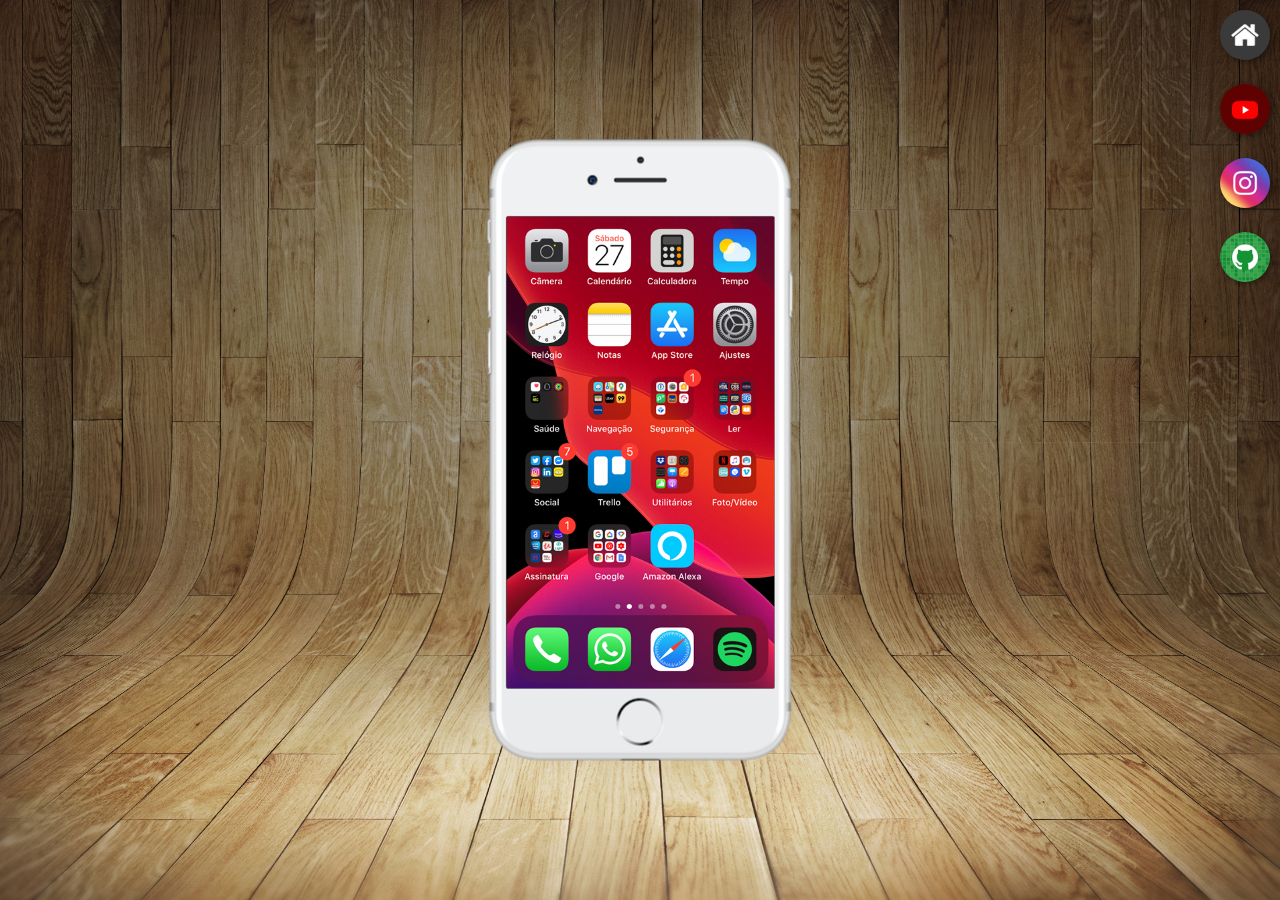
<file: index.html>
<!DOCTYPE html>
<html lang="pt-br">
<head>
    <meta charset="UTF-8">
    <meta http-equiv="X-UA-Compatible" content="IE=edge">
    <meta name="viewport" content="width=device-width, initial-scale=1.0">
    <title>Projeto Redes sociais</title>
    <link rel="shortcut icon" href="Imagens/pacote-d013/favicon.ico" type="image/x-icon">
    <link rel="stylesheet" href="./estilos/style.css">
</head>
<body>
    <main>
        <section id="telefone">
            <iframe id="tela" name="tela" src="./home.html" frameborder="0">
                <p>Infelizmente seu navegador não é compatível</p>
            </iframe>
        </section>
        <section id="redes-sociais">
            <a href="./home.html" target="tela">
                <img src="Imagens/pacote-d013/imagens/logo-home.jpg" alt="">
            </a> <br>
            <a href="./youtube.html" target="tela">
                <img src="Imagens/pacote-d013/imagens/logo-youtube.jpg" alt="">
            </a> <br>
            <a href="./instagram.html" target="tela">
                <img src="Imagens/pacote-d013/imagens/logo-instagram.jpg" alt="">
            </a> <br>
            <a href="./github.html" target="tela">
                <img src="Imagens/pacote-d013/imagens/logo-github.jpg" alt="">
            </a> <br>
        </section>
    </main>
</body>
</html>
</file>
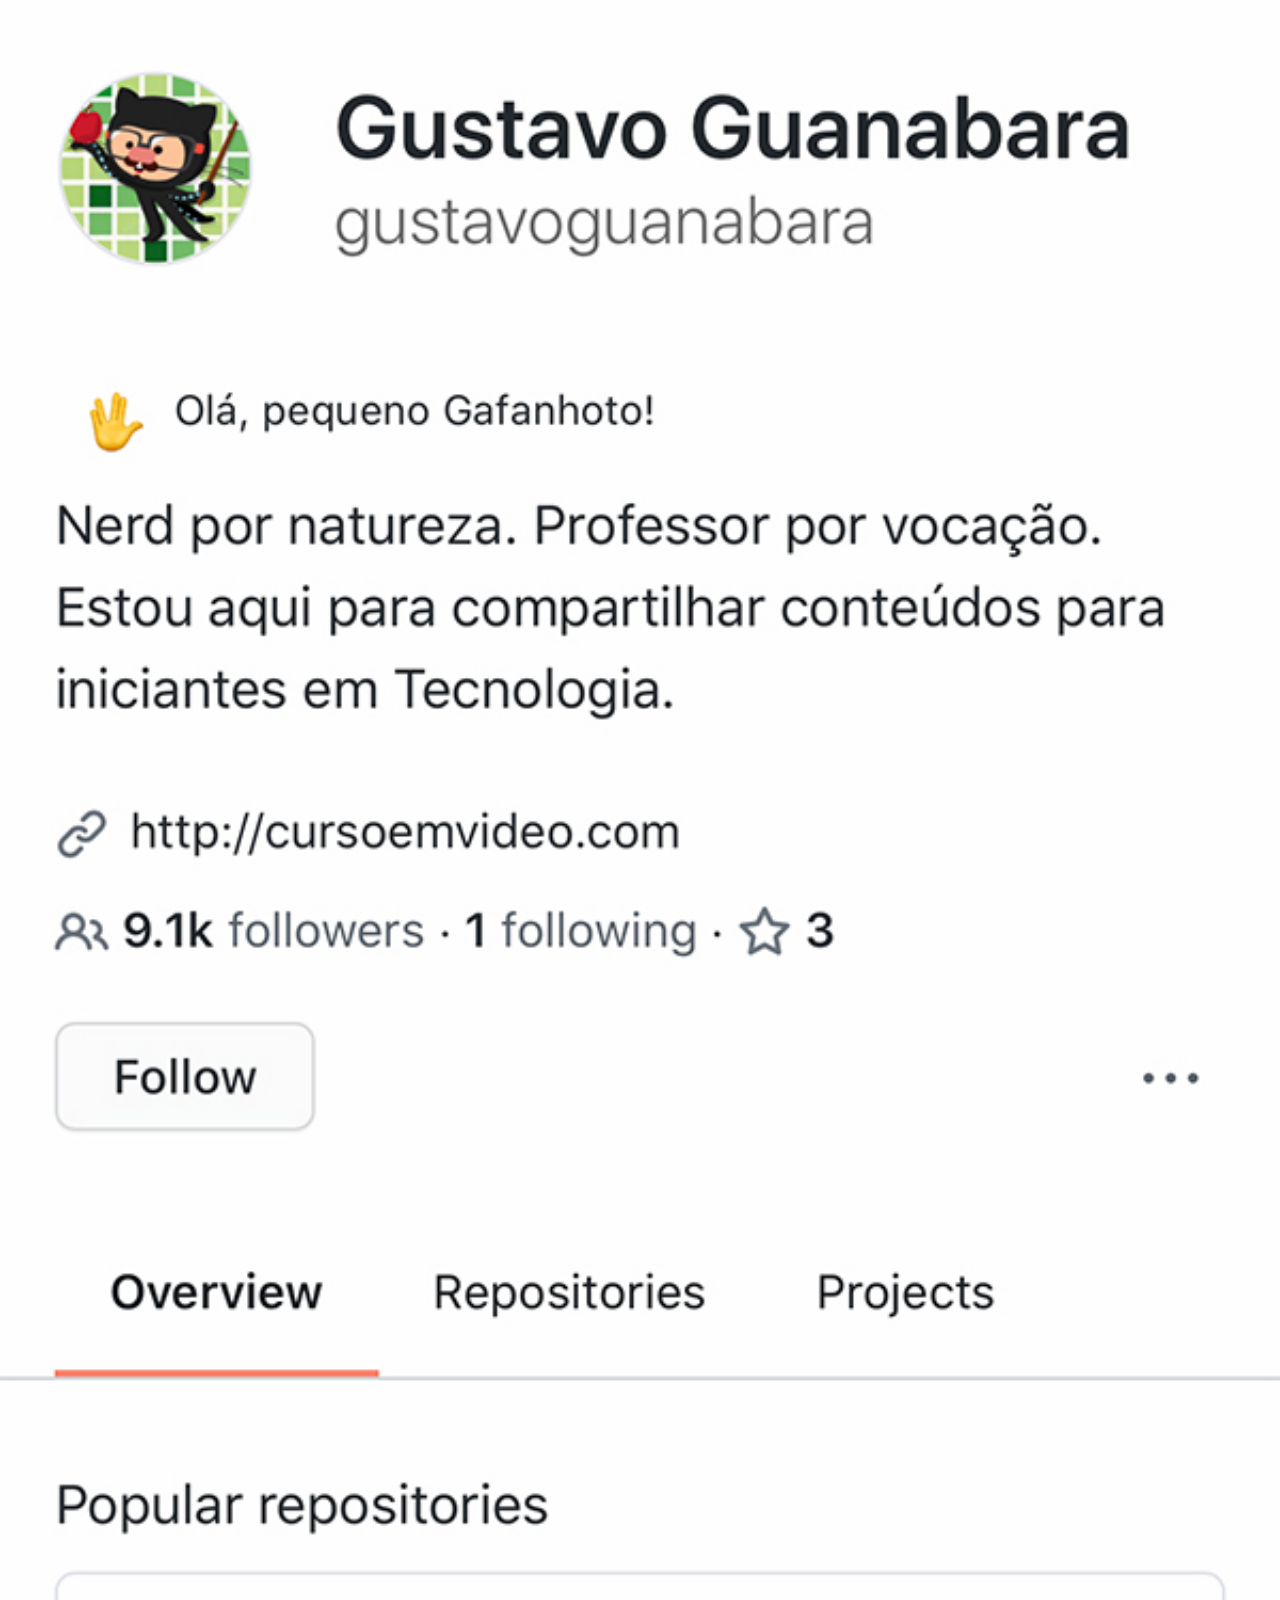
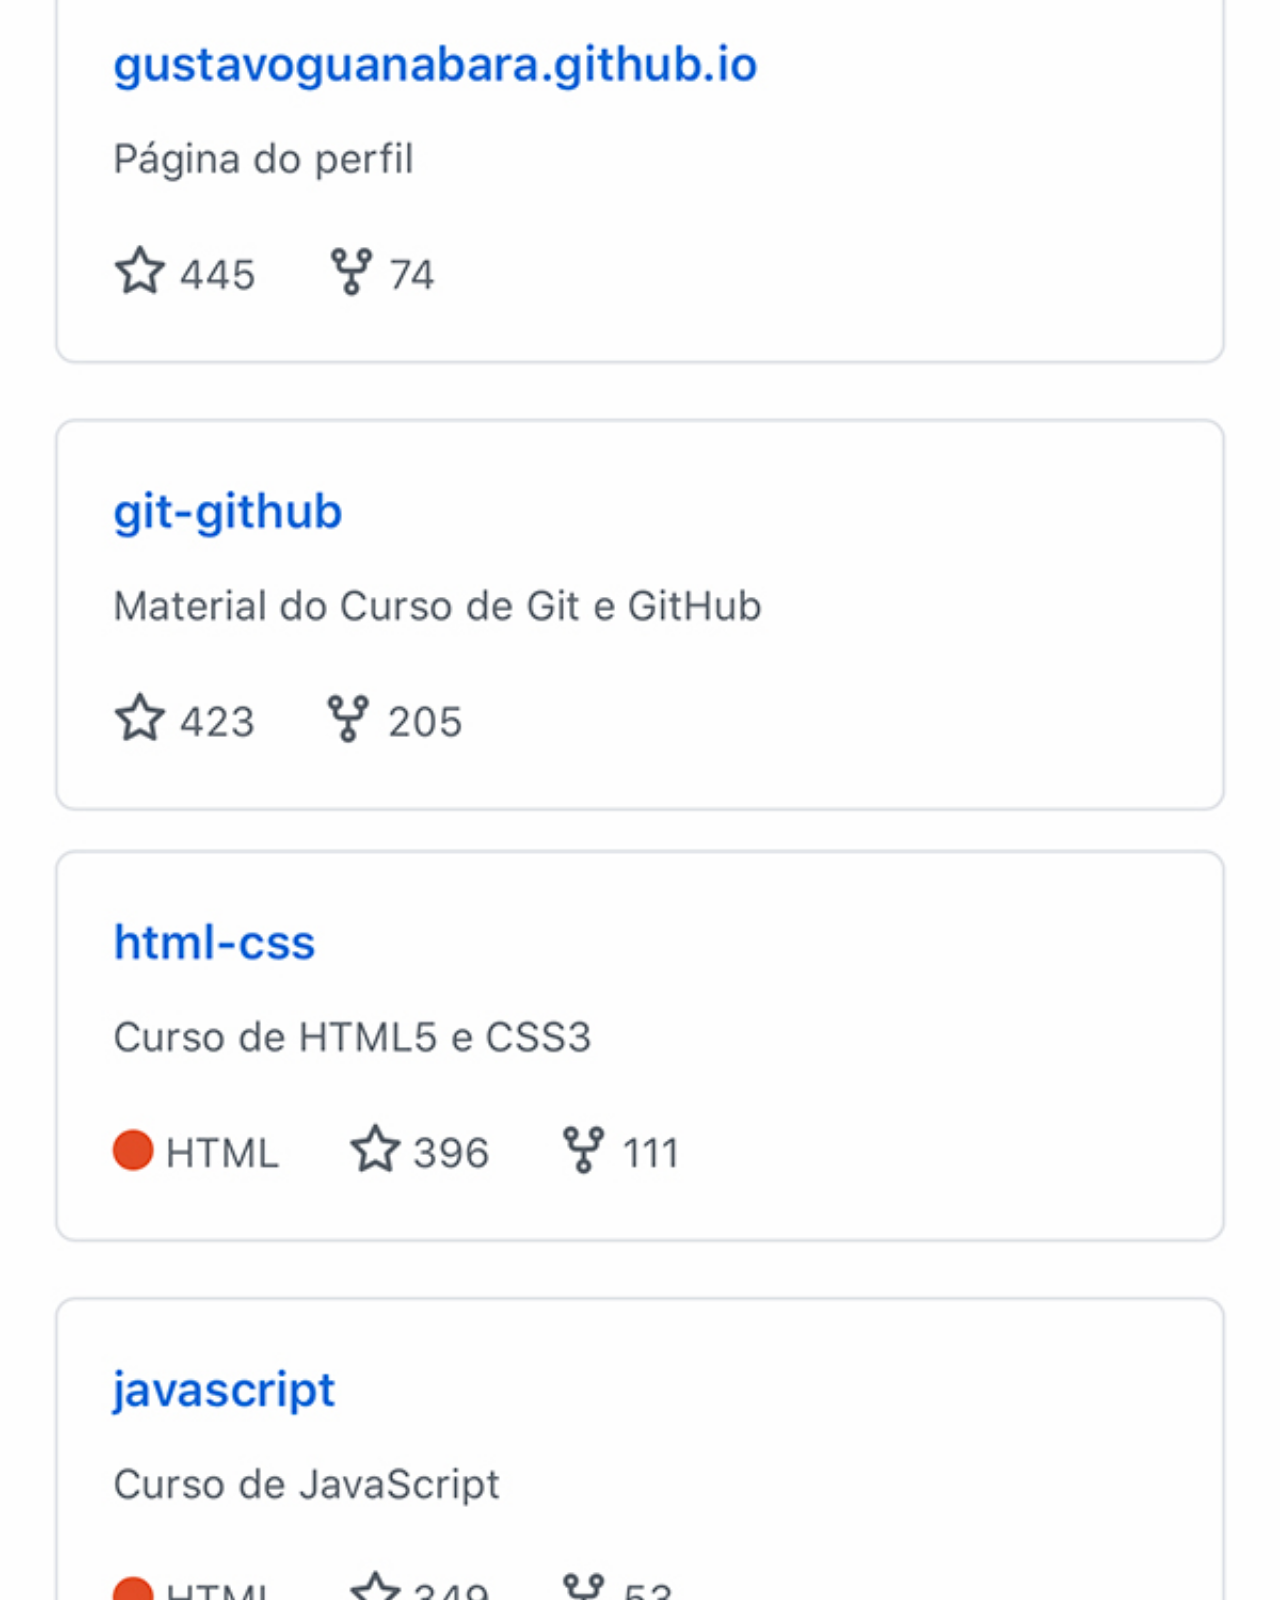
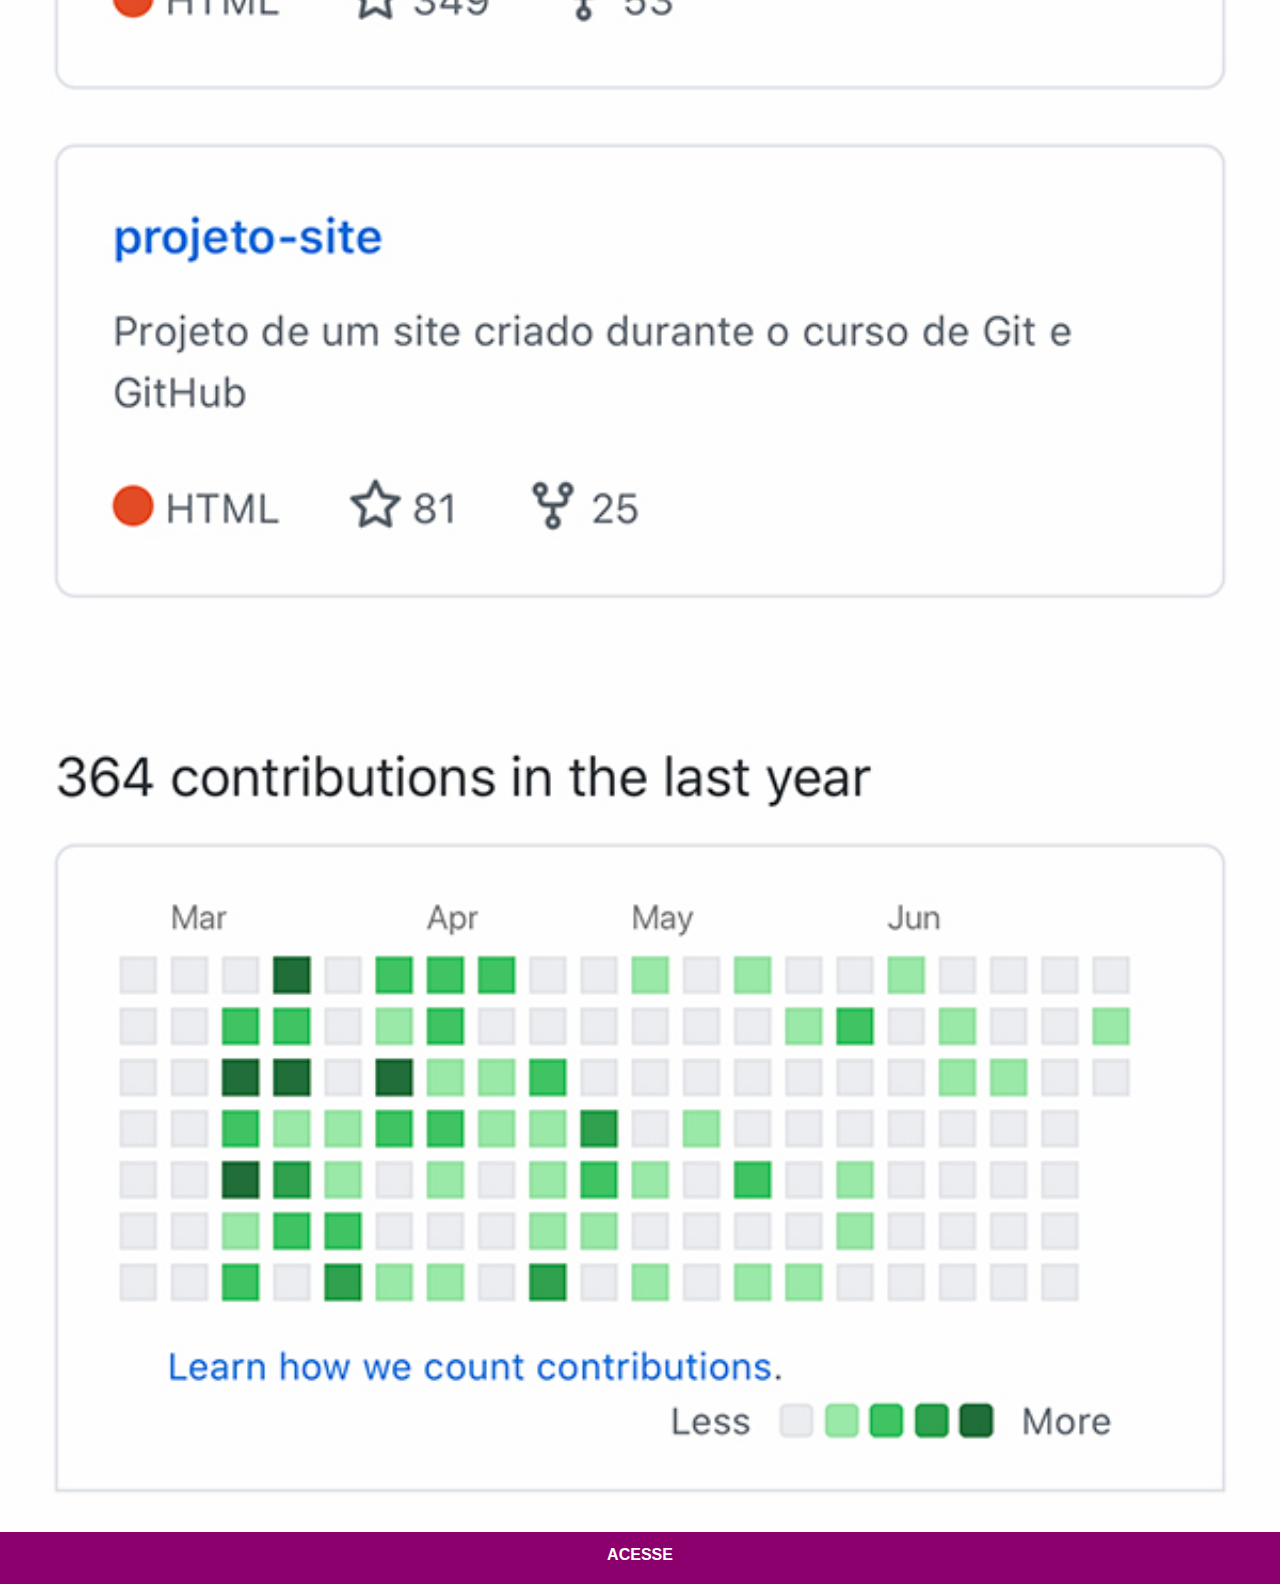
<file: github.html>
<!DOCTYPE html>
<html lang="pt-br">
<head>
    <meta charset="UTF-8">
    <meta http-equiv="X-UA-Compatible" content="IE=edge">
    <meta name="viewport" content="width=device-width, initial-scale=1.0">
    <title>Home</title>
    <link rel="stylesheet" href="./estilos/redes-sociais-style.css">
</head>
<body>
    <img src="./Imagens/pacote-d013/imagens/tela-github.jpg" alt="">
    <a href="https://gustavoguanabara.github.io" target="_blank">ACESSE</a>
</body>
</html>
</file>
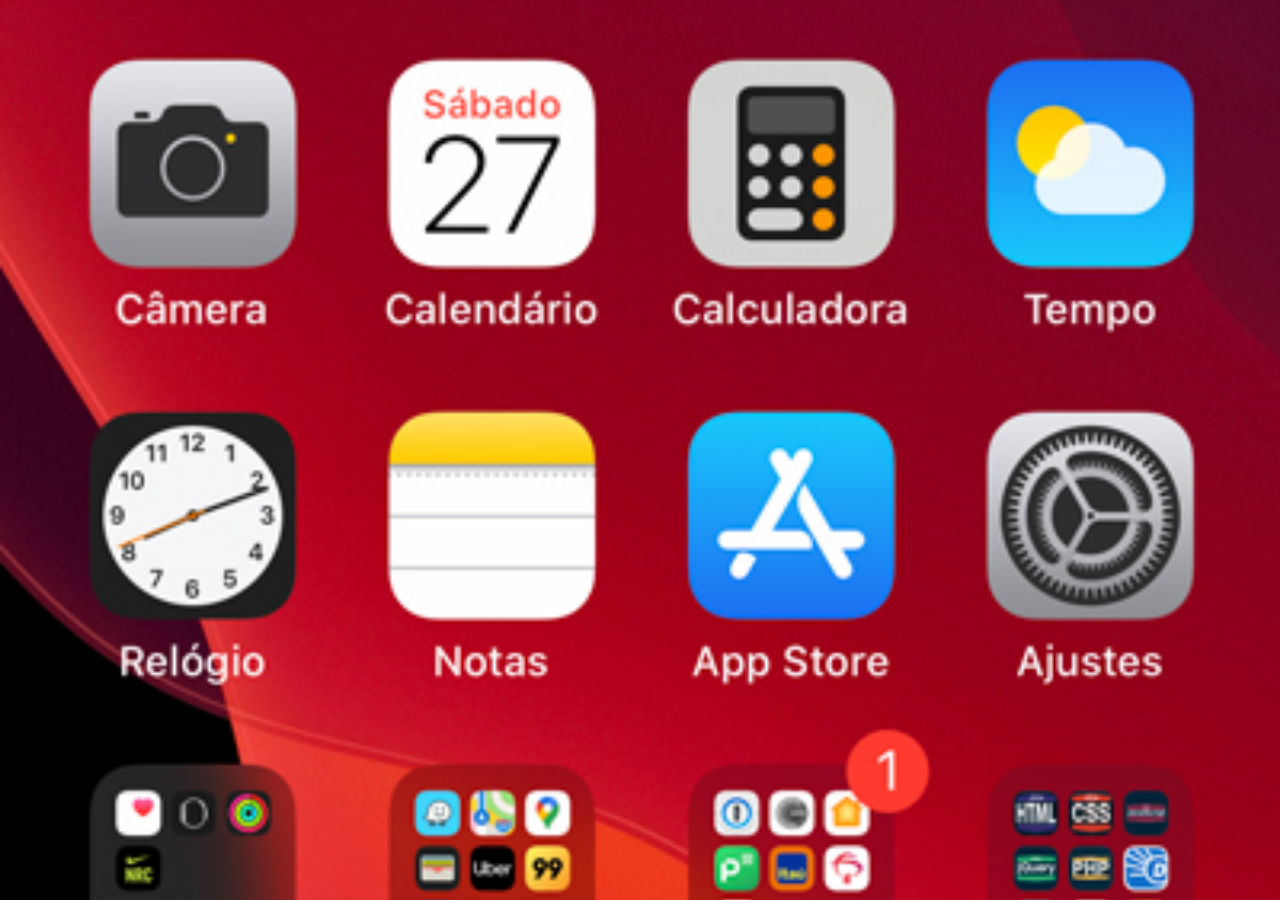
<file: home.html>
<!DOCTYPE html>
<html lang="pt-br">
<head>
    <meta charset="UTF-8">
    <meta http-equiv="X-UA-Compatible" content="IE=edge">
    <meta name="viewport" content="width=device-width, initial-scale=1.0">
    <title>Home</title>
    <style>
        * {
            margin: 0;
            padding: 0;
        }

        body {
            height: 100vh;
            width: 100vw;
            background: black url('./Imagens/pacote-d013/imagens/tela-home.jpg') no-repeat top center;
            background-size: cover;
        }
    </style>
</head>
<body>
    
</body>
</html>
</file>
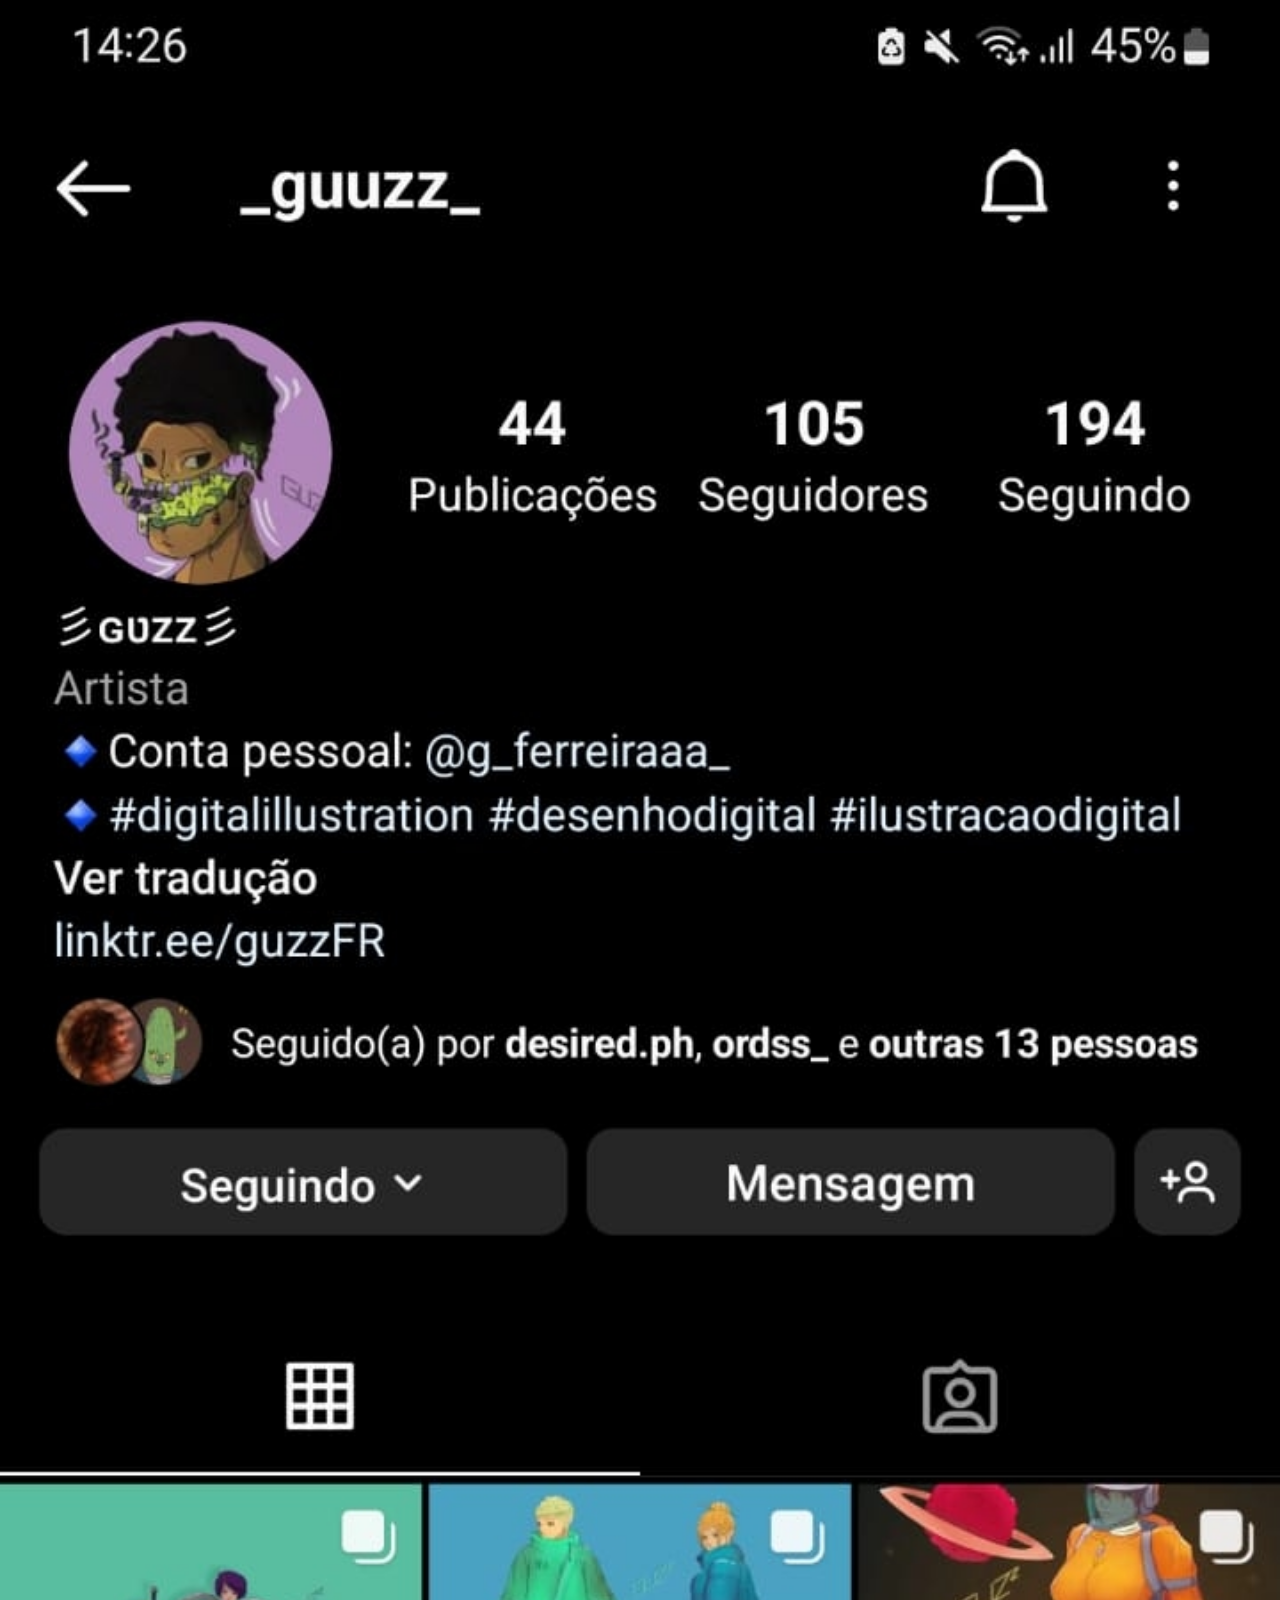
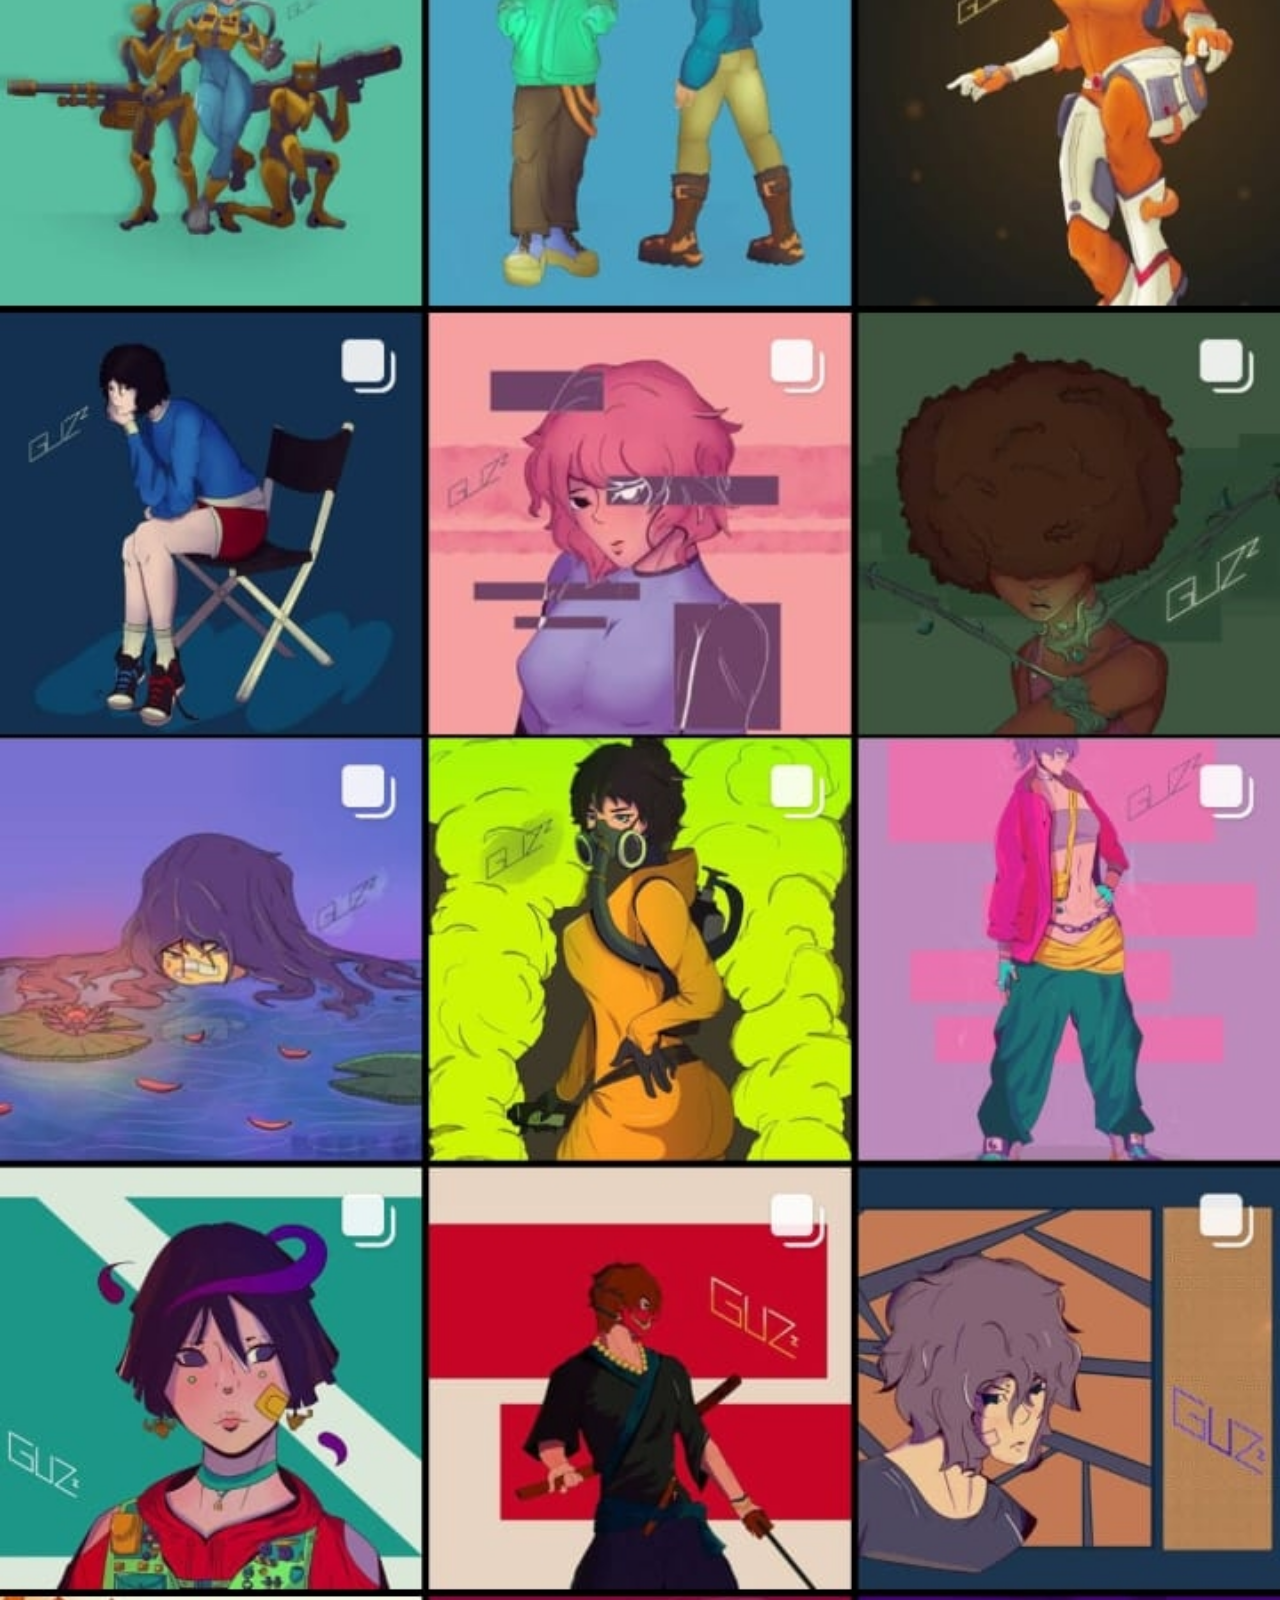
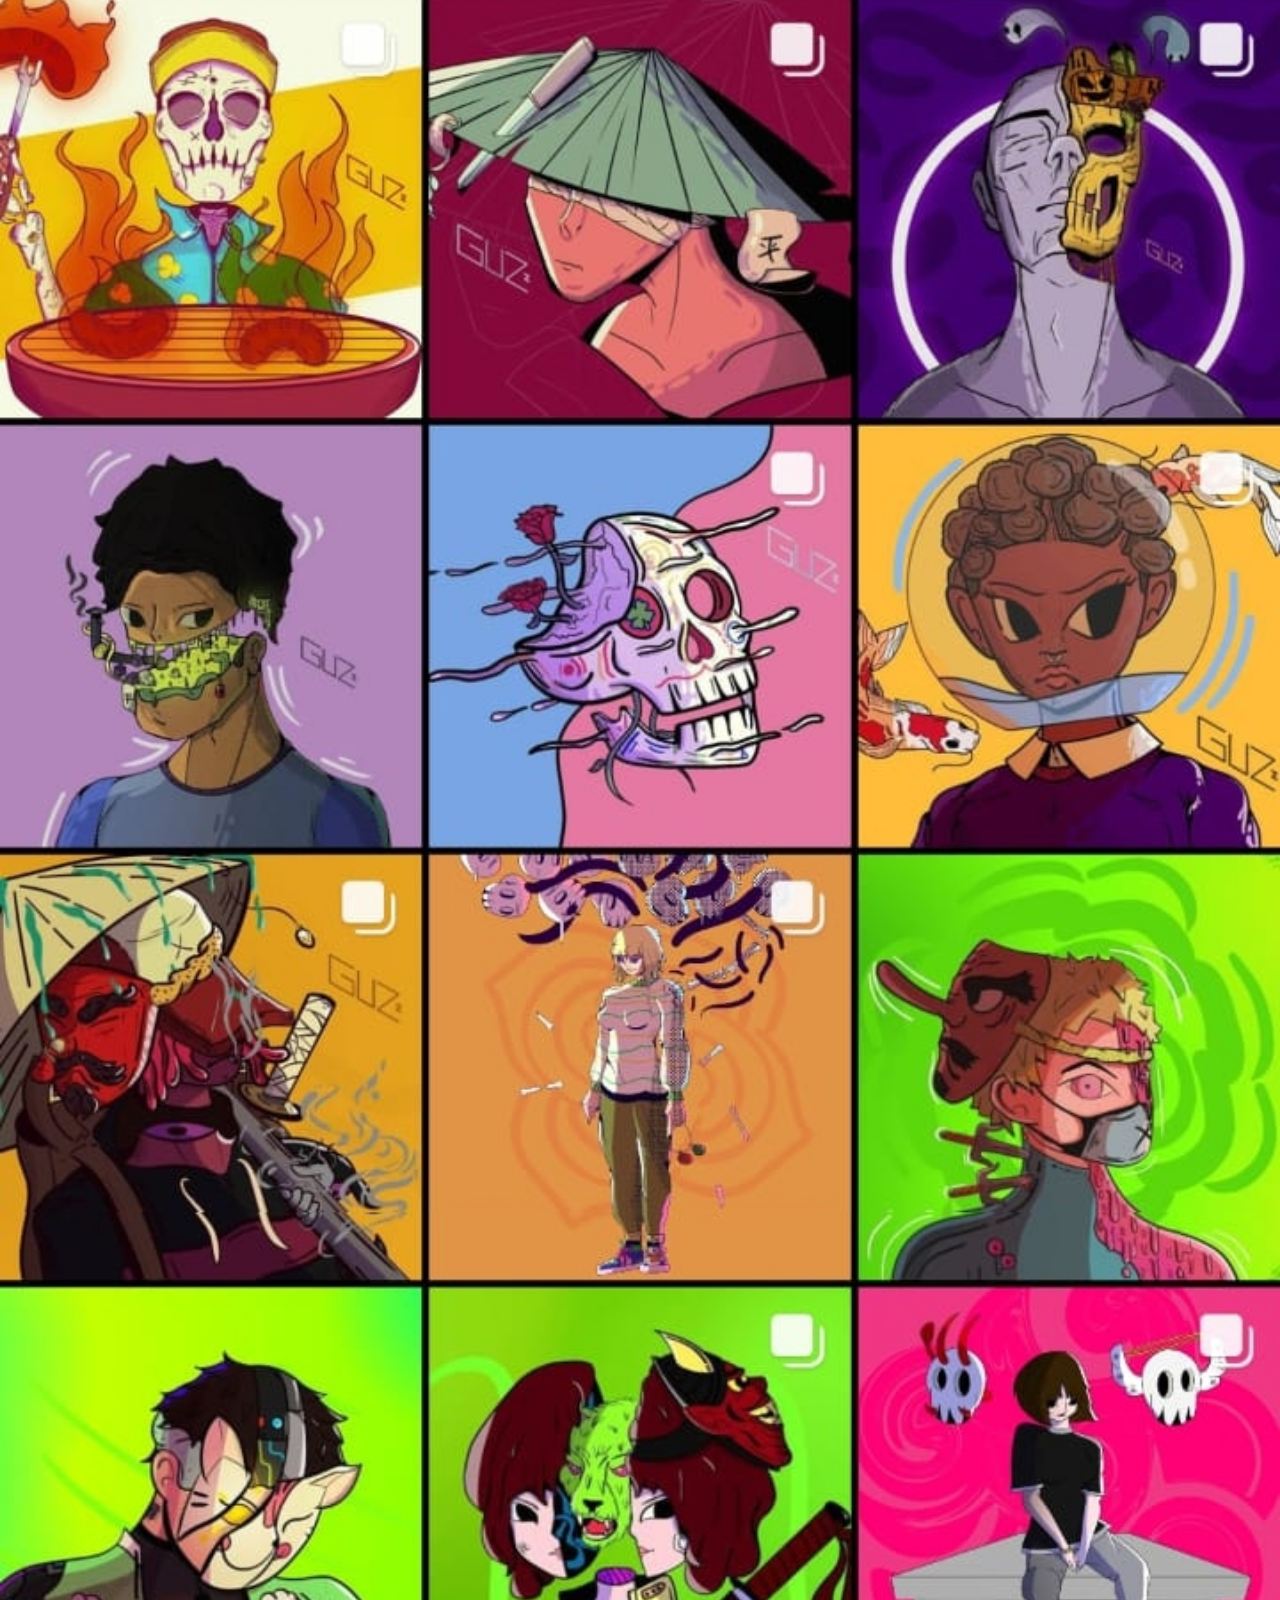
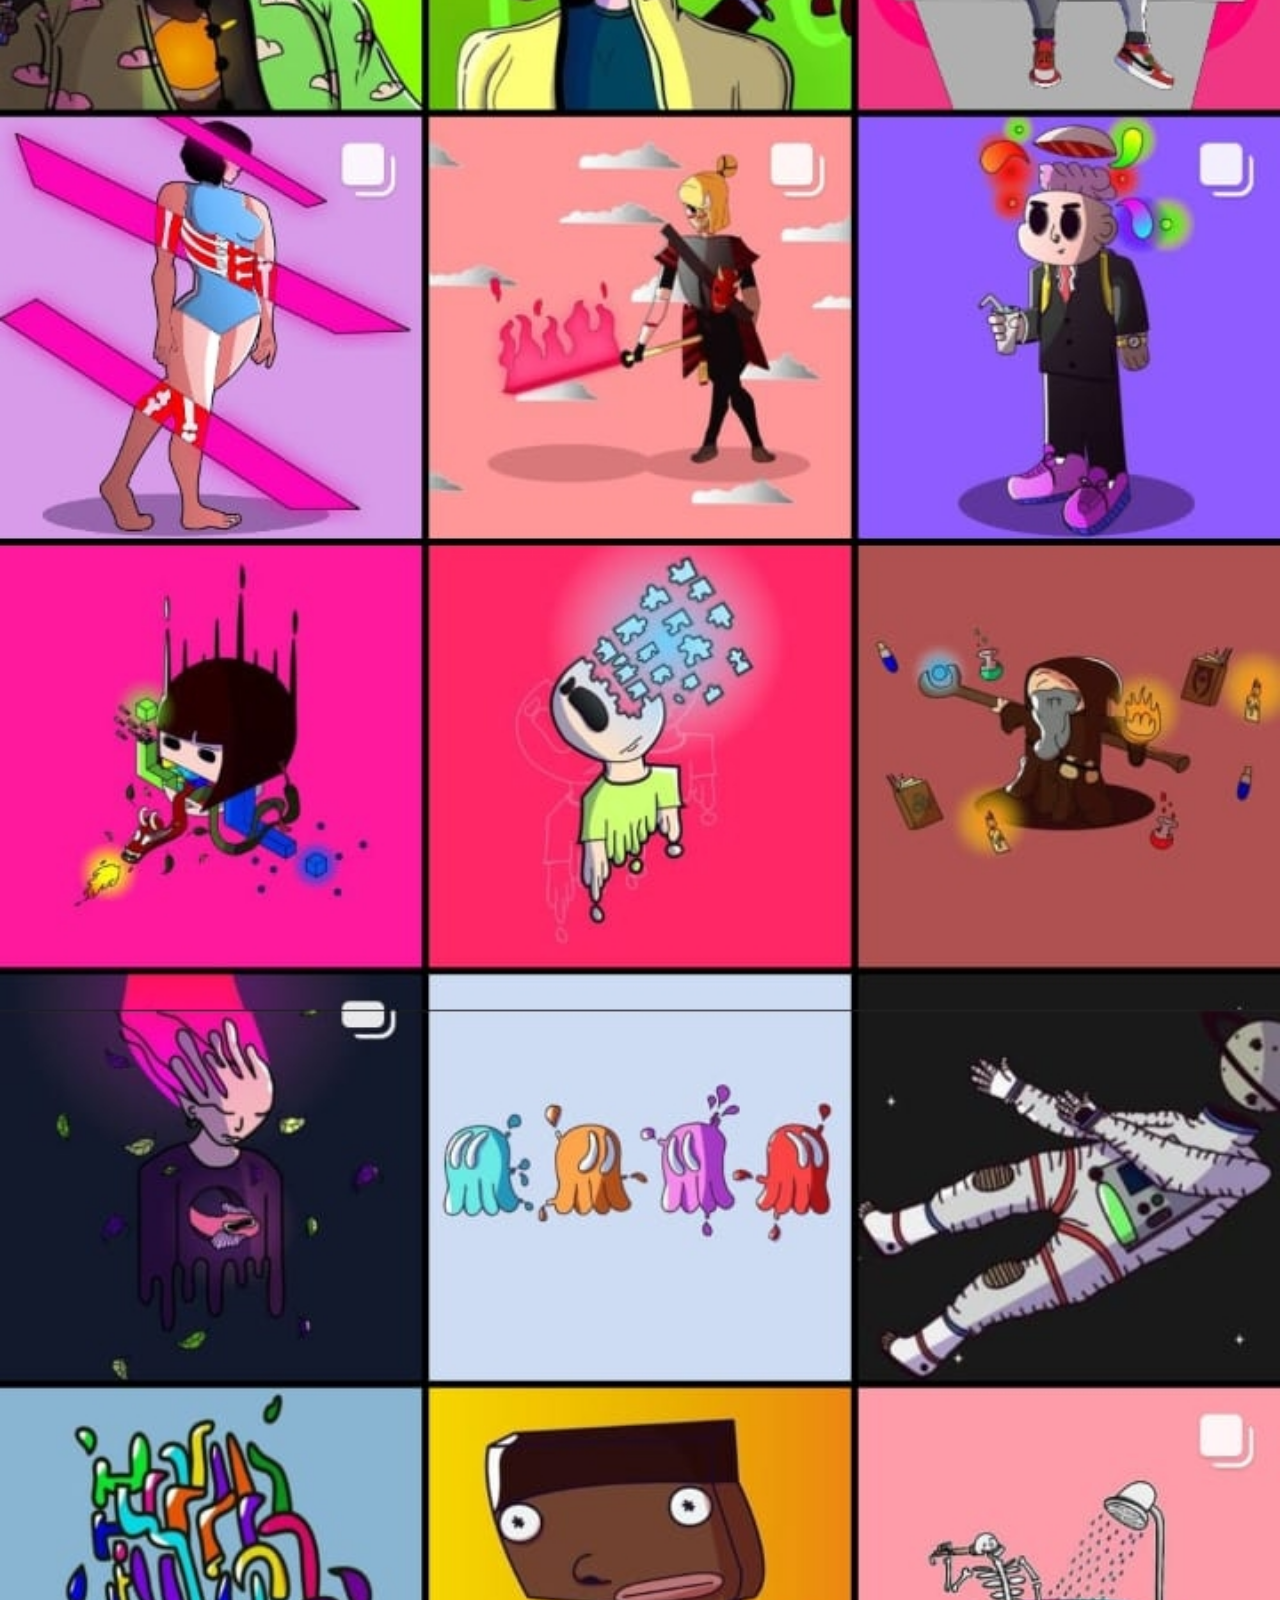
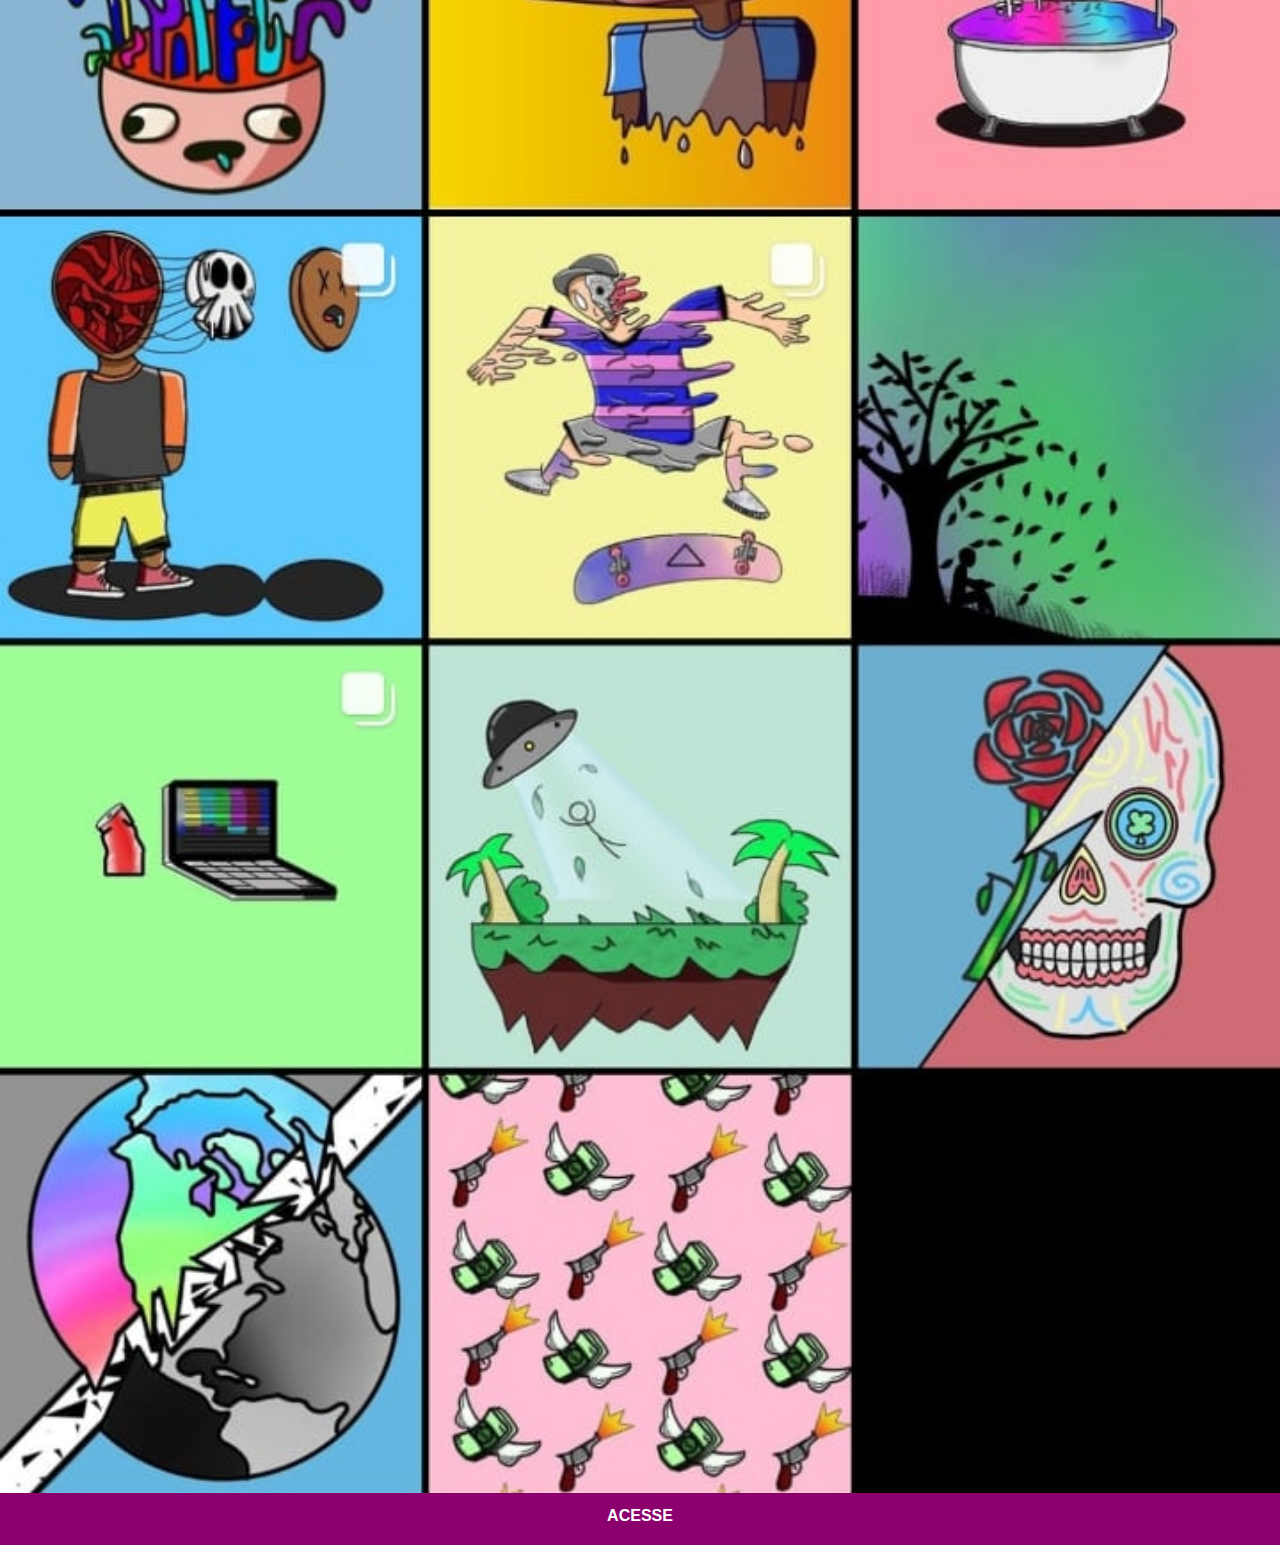
<file: instagram.html>
<!DOCTYPE html>
<html lang="pt-br">
<head>
    <meta charset="UTF-8">
    <meta http-equiv="X-UA-Compatible" content="IE=edge">
    <meta name="viewport" content="width=device-width, initial-scale=1.0">
    <title>Home</title>
    <link rel="stylesheet" href="./estilos/redes-sociais-style.css">
    
</head>
<body>
    <img src="./Imagens/pacote-d013/imagens/tela-instagram.jpg" alt="">
    <a href="https://www.instagram.com" target="_blank">ACESSE</a>
</body>
</html>
</file>
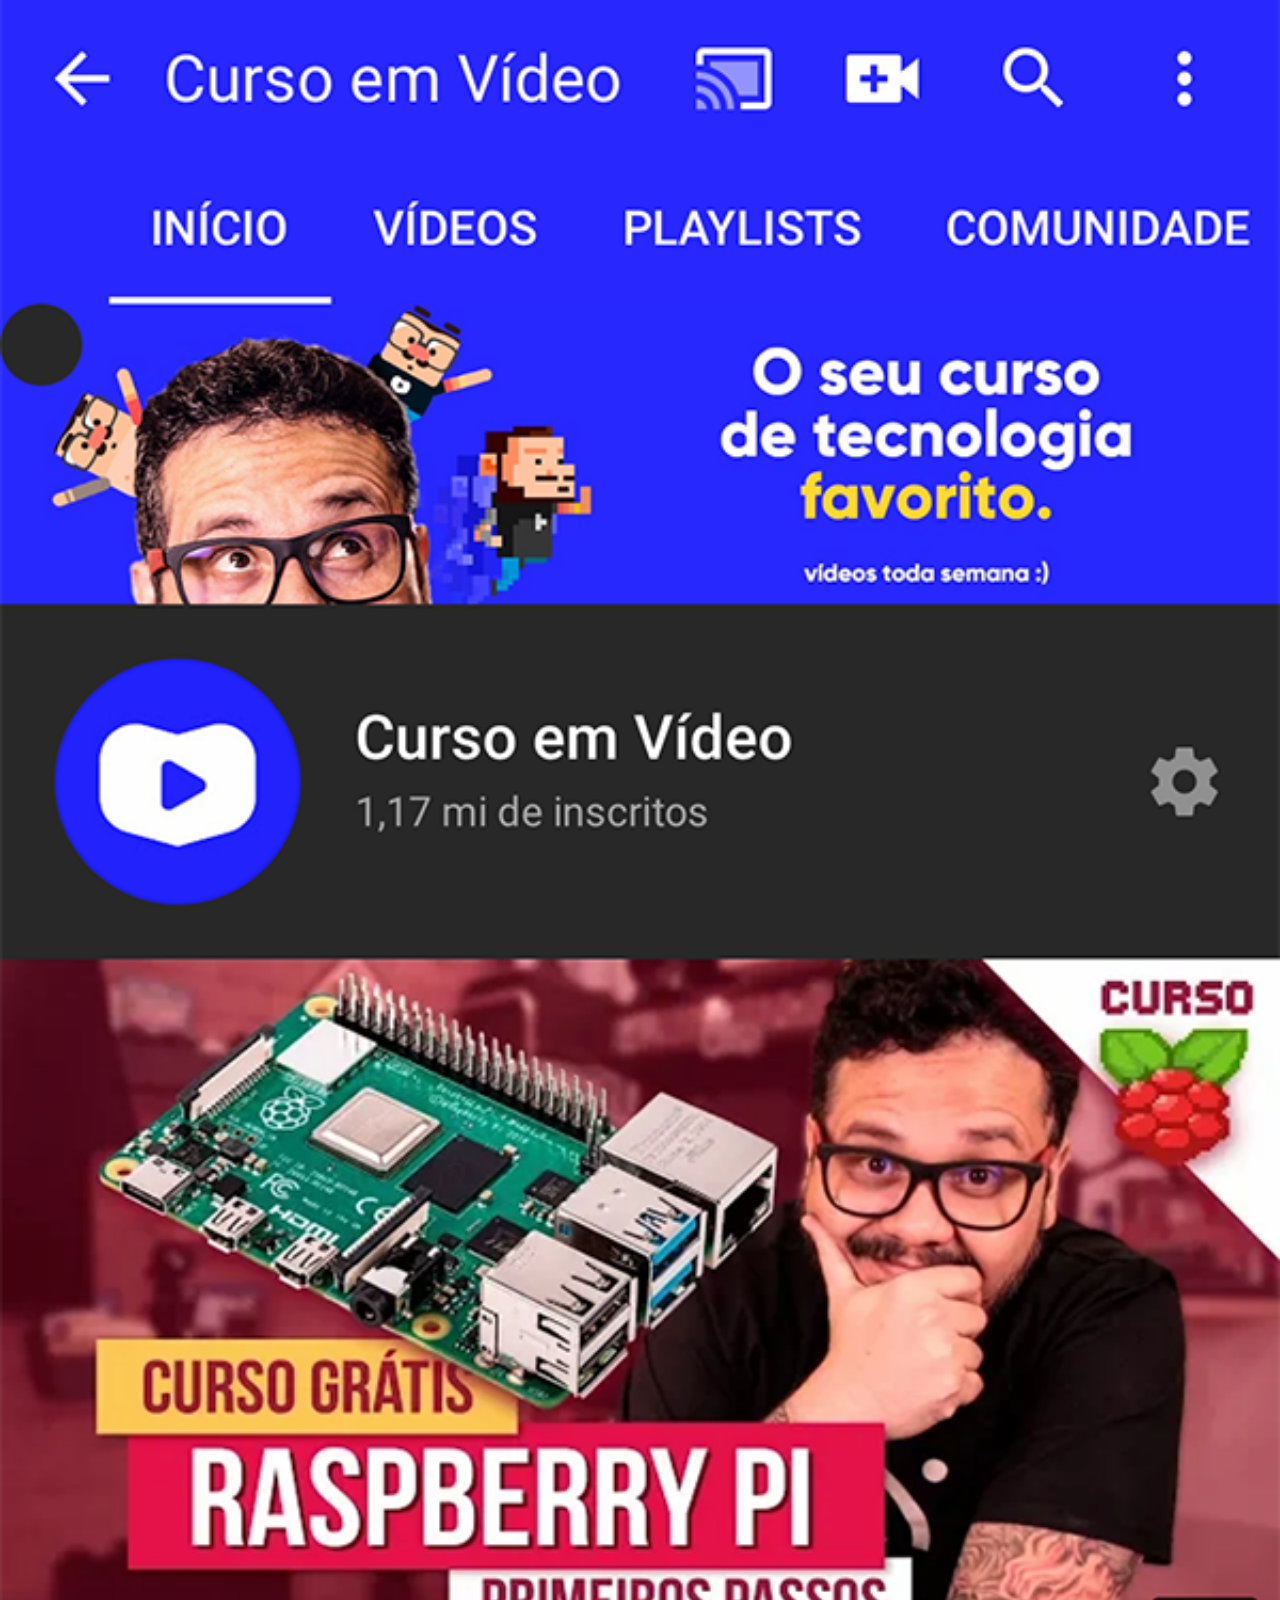
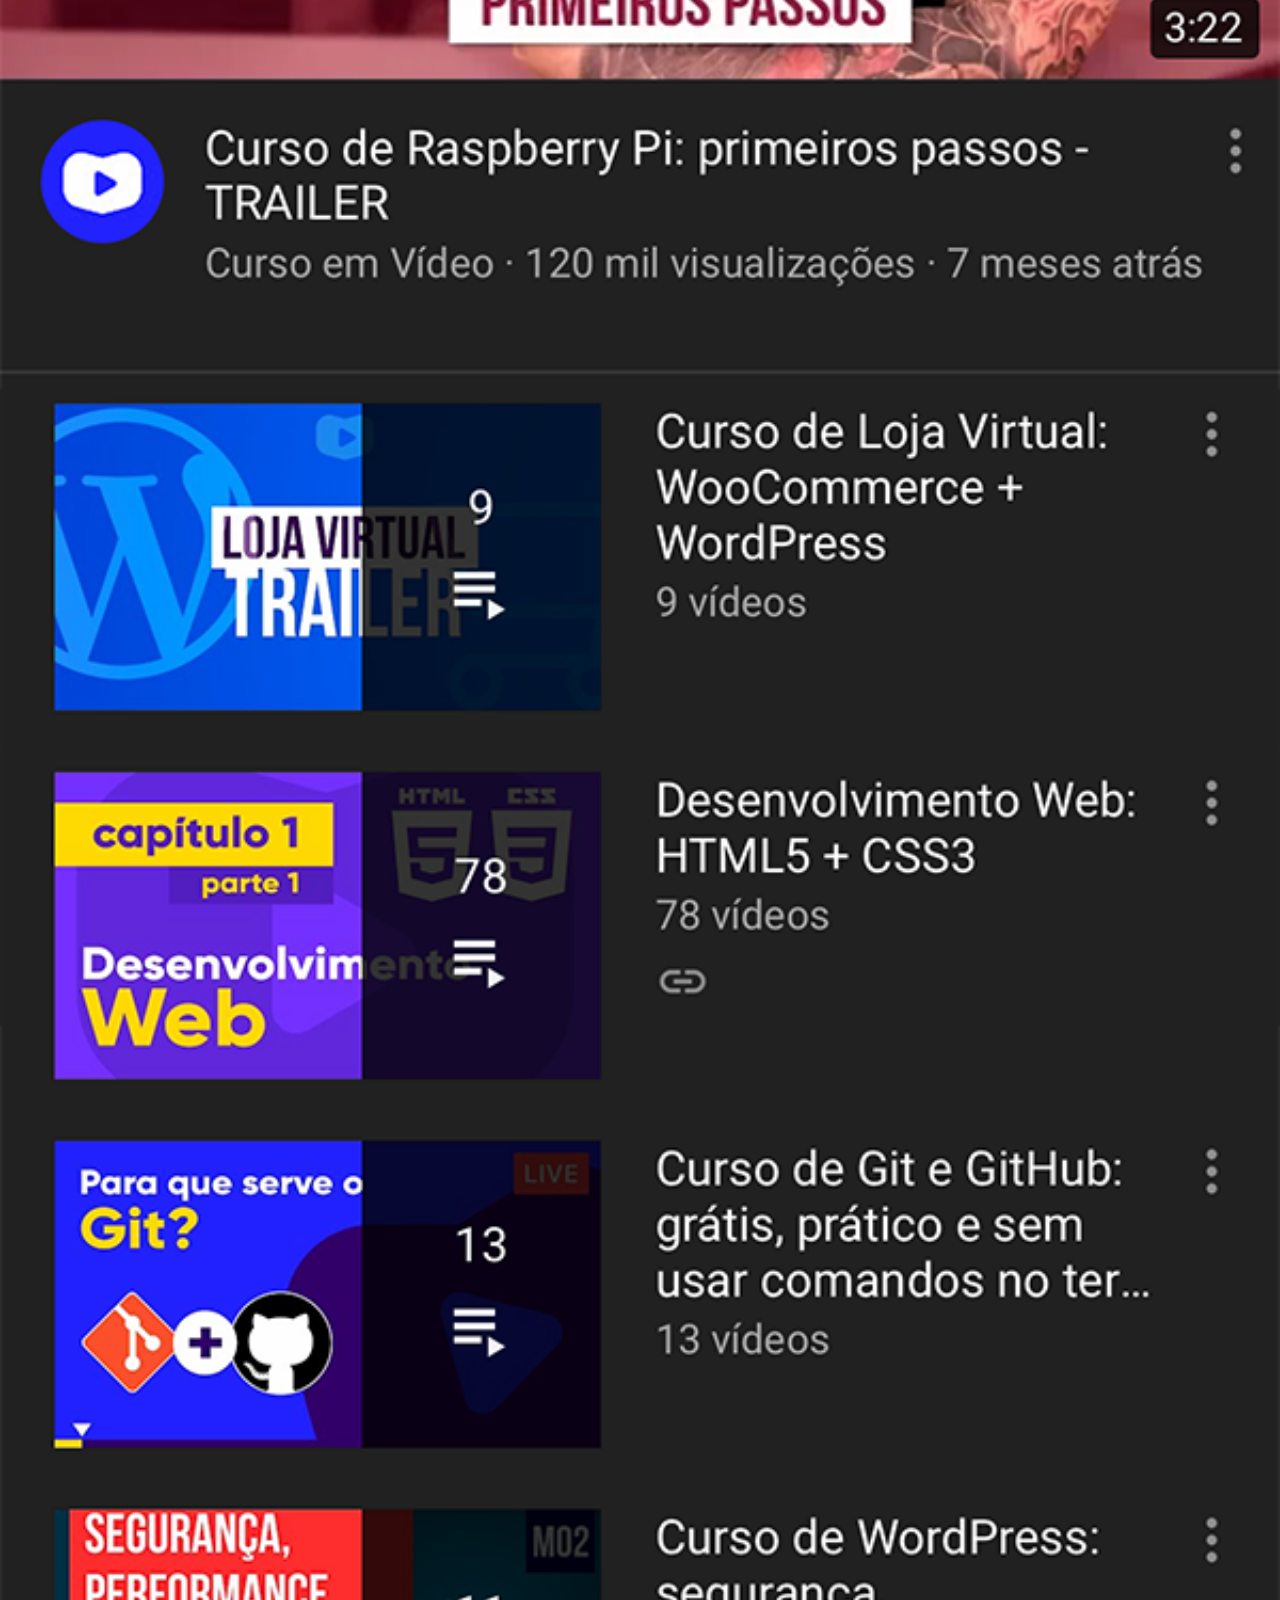
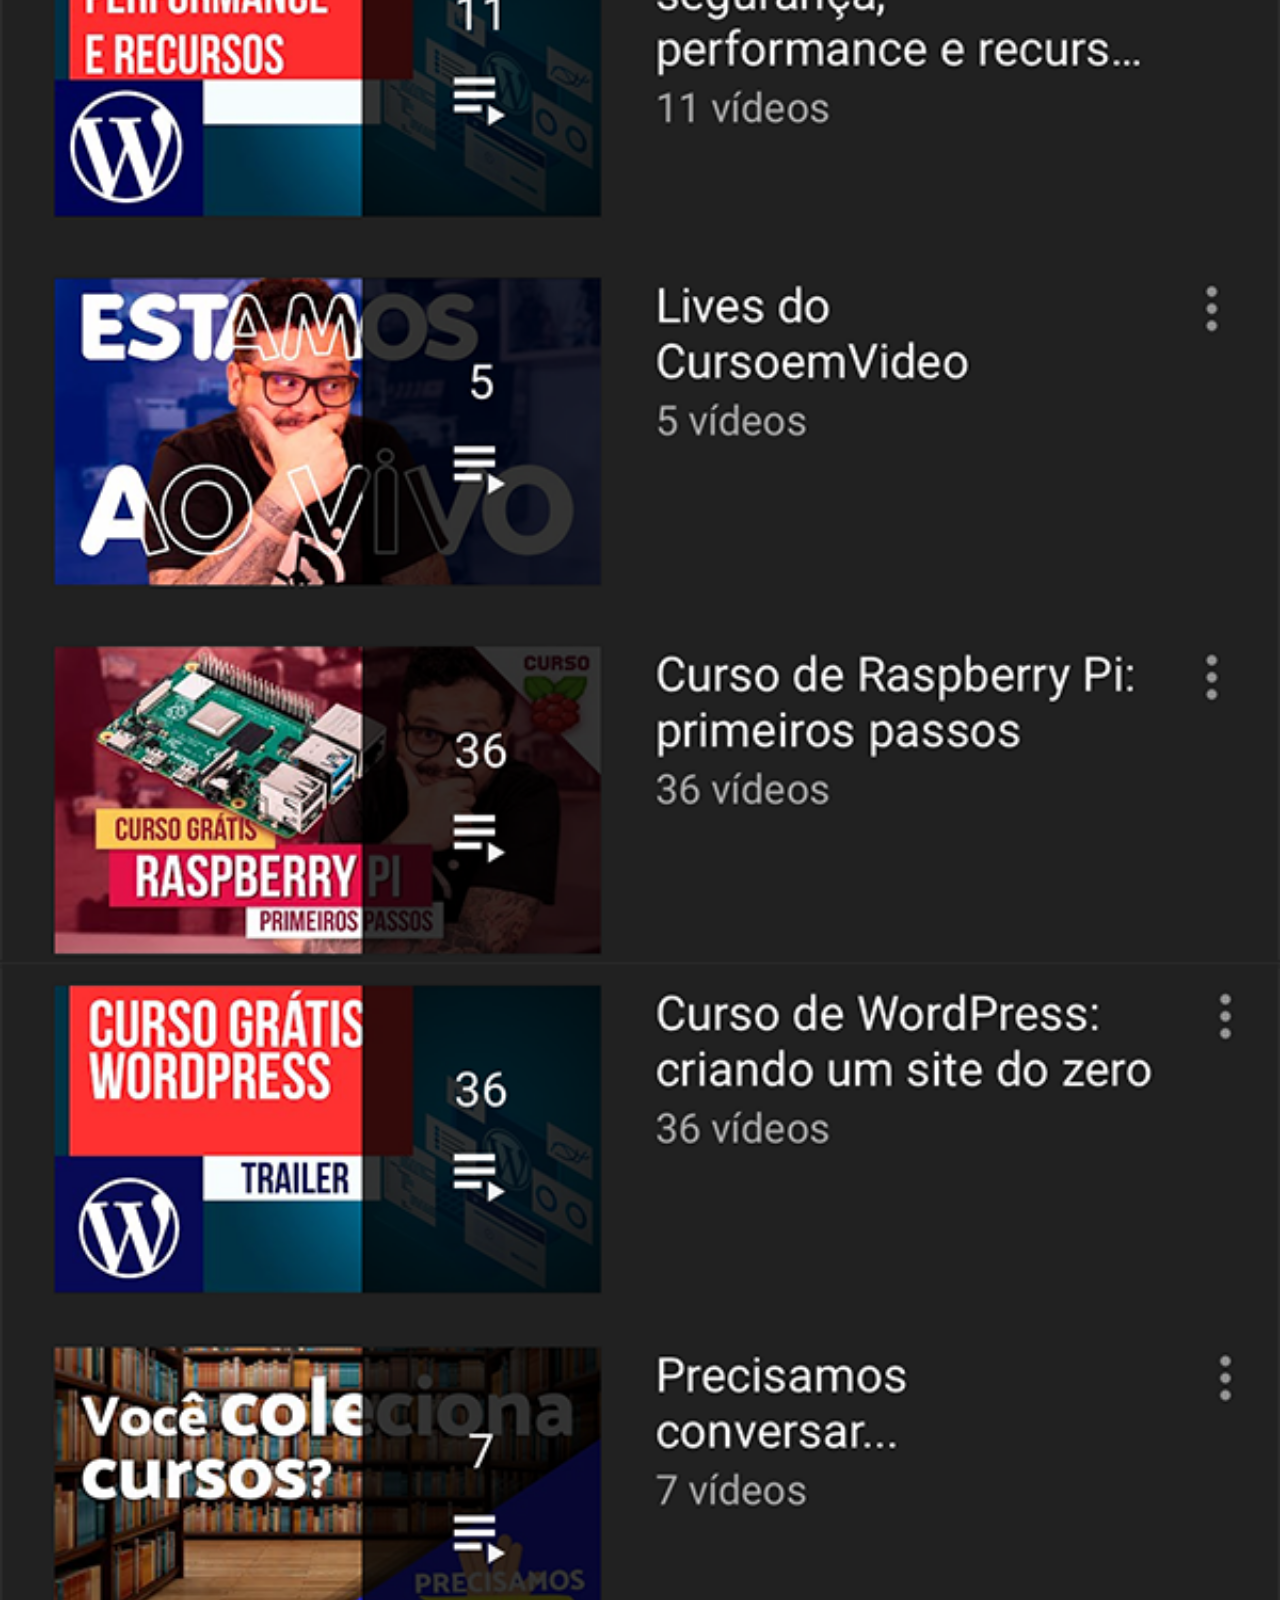
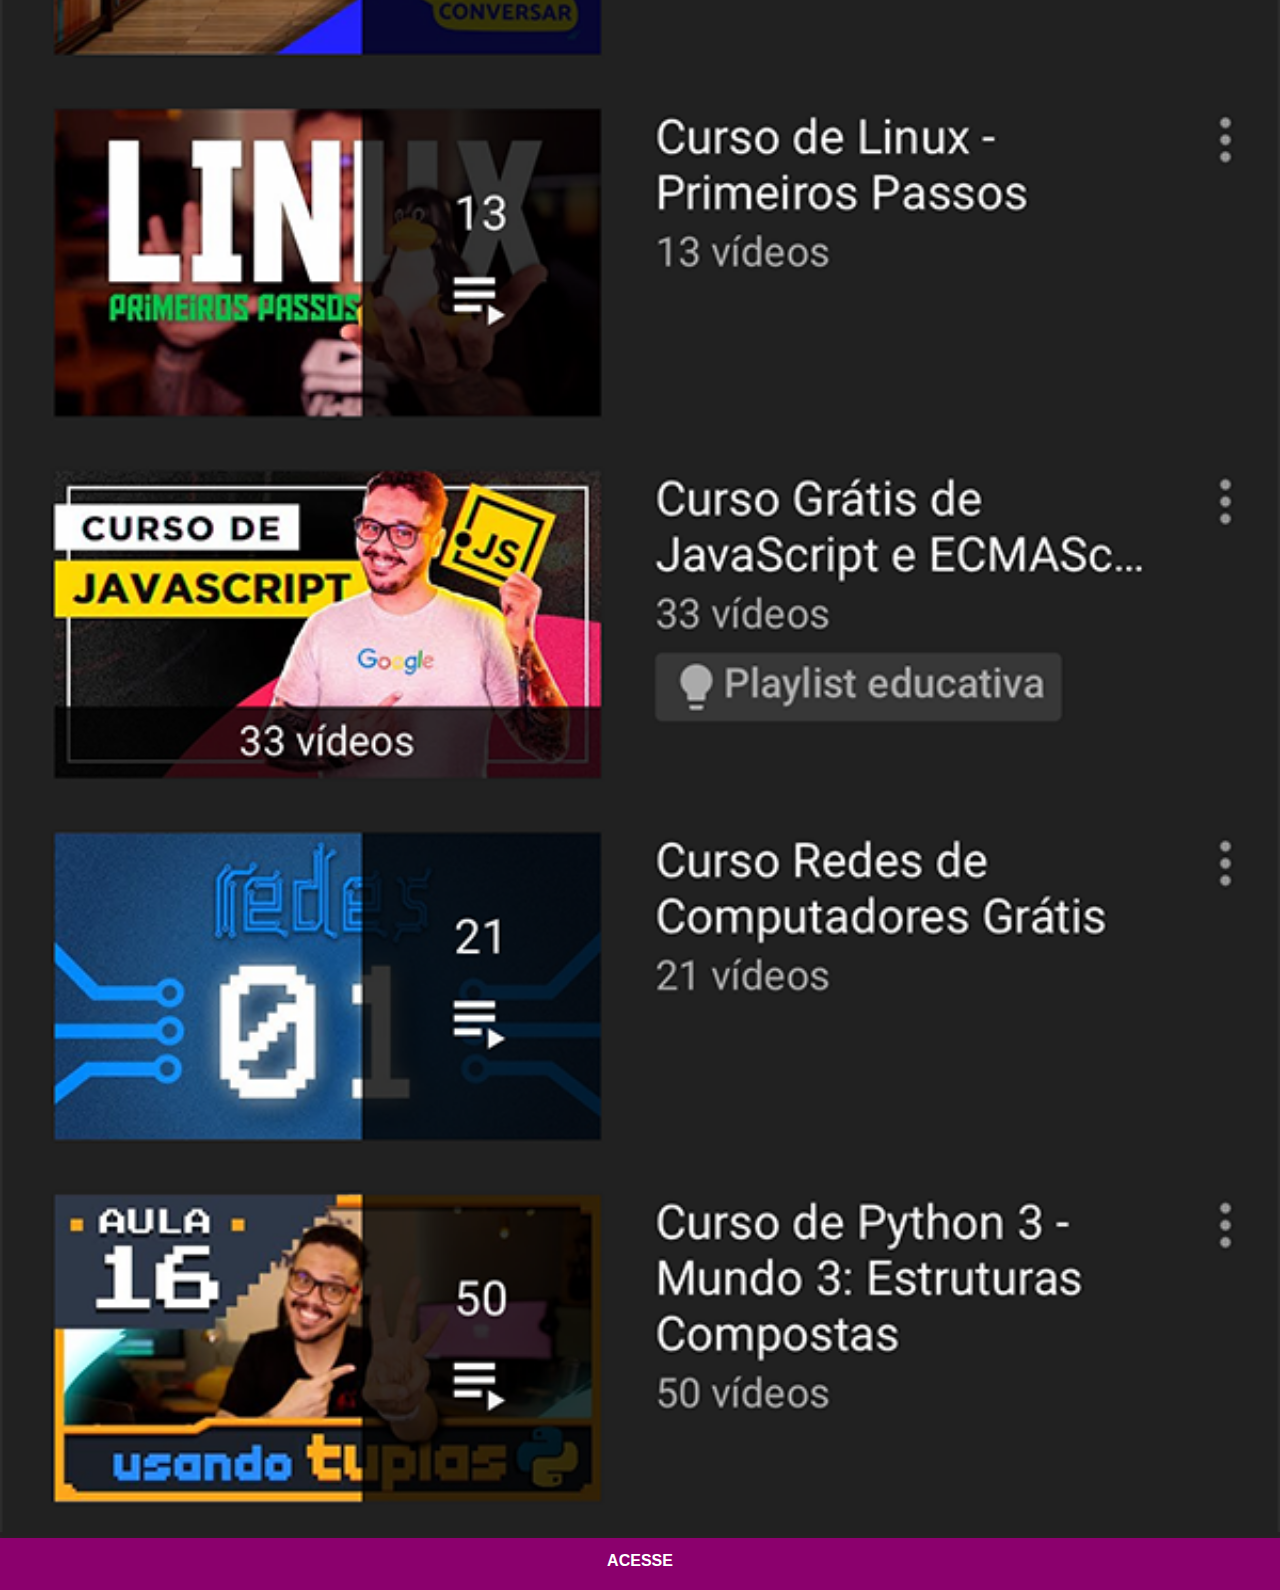
<file: youtube.html>
<!DOCTYPE html>
<html lang="pt-br">
<head>
    <meta charset="UTF-8">
    <meta http-equiv="X-UA-Compatible" content="IE=edge">
    <meta name="viewport" content="width=device-width, initial-scale=1.0">
    <title>Home</title>
    <link rel="stylesheet" href="./estilos/redes-sociais-style.css">
    
</head>
<body>
    <img src="./Imagens/pacote-d013/imagens/tela-youtube.png" alt="">
    <a href="https://www.youtube.com/c/CursoemVídeo" target="_blank">ACESSE</a>
</body>
</html>
</file>
<file: estilos/style.css>
@charset "UTF-8";

* {
    margin: 0;
    padding: 0;
    font-family: Arial, Helvetica, sans-serif;
}

html,body {
    height: 100vh;
    width: 100vw;
}

body {
    background: url('../Imagens/pacote-d013/imagens/fundo-madeira.jpg') no-repeat top center;
    background-size: cover;
    background-attachment: fixed;
}

main {
    position: relative;
    height: 100vh;
}

section#telefone {
    position: absolute;
    height: 627px;
    width: 311px;
    top: 50%;
    left: 50%;
    transform: translate(-50%,-50%);

    background: url('../Imagens/pacote-d013/imagens/frame-iphone.png') no-repeat;
}

iframe#tela {
    position: relative;
    top: 80px;
    left: 22px;
    width: 268px;
    height: 472px;

}

section#redes-sociais {
    text-align: right;
}

section#redes-sociais>a>img {
        width: 50px;
        margin: 10px;
        border-radius: 50%;
        box-shadow: 2px 2px 6px rgba(0, 0, 0, 0.432);
        box-sizing: border-box;
        transition: transform 0.3s;

}
    section#redes-sociais>a>img:hover {
        border: 2px solid rgba(255, 255, 255, 0.473);
        transform: translate(-3px, -3px);
        box-shadow: 5px 5px 11px rgba(0, 0, 0, 0.432);
        transition: transform 0.3s, border .3s;
    }
</file>
<file: estilos/redes-sociais-style.css>
@charset "UTF-8";

* {
    margin: 0;
    padding: 0;
    font-family: Arial, Helvetica, sans-serif;
}

::-webkit-scrollbar {
width:0px;
height: 0px;
}

img {
    width: 100vw;
    margin-bottom: -10px;
}

a {
    display: block;
    background-color: rgb(139, 0, 109);
    color: white;
    padding: 20px;
    text-align: center;
    font-weight: bolder;
    text-decoration: none;
    transition: all .5s;
}

a:hover {
    background-color: rgb(136, 43, 179);
    transition: all .5s;
}
</file>
